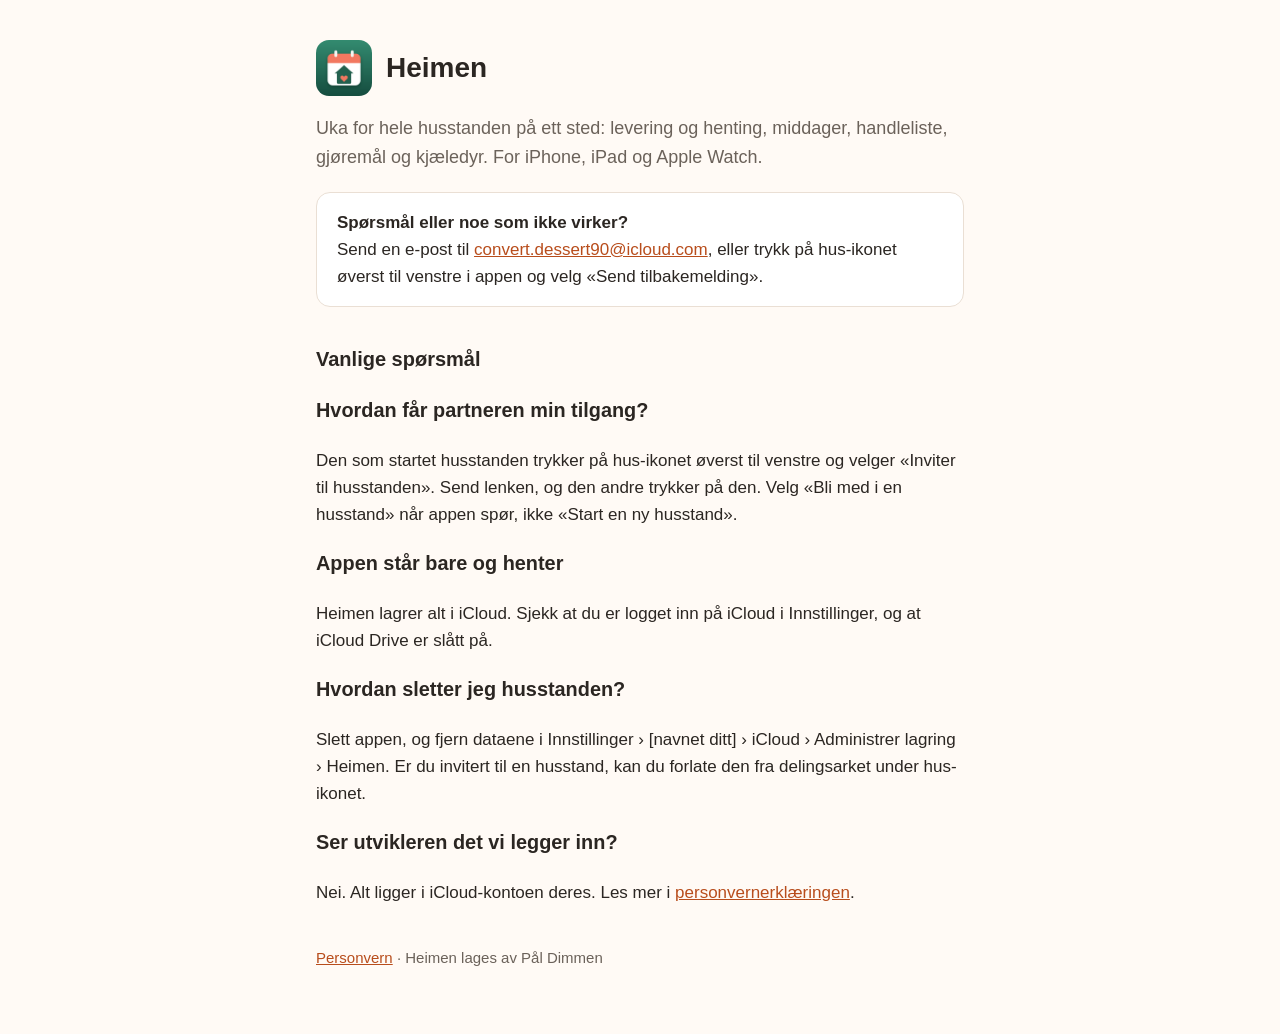
<file: index.html>
<!doctype html>
<html lang="nb">
<head>
<meta charset="utf-8">
<meta name="viewport" content="width=device-width, initial-scale=1">
<meta http-equiv="Content-Security-Policy" content="default-src 'none'; style-src 'self'; img-src 'self'; base-uri 'none'; form-action 'none'">
<meta name="color-scheme" content="light dark">
<meta name="description" content="Støtte og vanlige spørsmål for Heimen, ukesplanleggeren for hele husstanden.">
<title>Heimen – støtte</title>
<link rel="stylesheet" href="stil.css">
<link rel="icon" href="ikon.png">
<link rel="apple-touch-icon" href="ikon.png">
</head>
<body>
<main>
<header><img src="ikon.png" alt="" width="56" height="56"><h1>Heimen</h1></header>
<p class="ingress">Uka for hele husstanden på ett sted: levering og henting, middager, handleliste, gjøremål og kjæledyr. For iPhone, iPad og Apple Watch.</p>

<div class="kort">
<strong>Spørsmål eller noe som ikke virker?</strong><br>
Send en e-post til <a href="mailto:convert.dessert90@icloud.com">convert.dessert90@icloud.com</a>, eller trykk på hus-ikonet øverst til venstre i appen og velg «Send tilbakemelding».
</div>

<h2>Vanlige spørsmål</h2>

<h3>Hvordan får partneren min tilgang?</h3>
<p>Den som startet husstanden trykker på hus-ikonet øverst til venstre og velger «Inviter til husstanden». Send lenken, og den andre trykker på den. Velg «Bli med i en husstand» når appen spør, ikke «Start en ny husstand».</p>

<h3>Appen står bare og henter</h3>
<p>Heimen lagrer alt i iCloud. Sjekk at du er logget inn på iCloud i Innstillinger, og at iCloud Drive er slått på.</p>

<h3>Hvordan sletter jeg husstanden?</h3>
<p>Slett appen, og fjern dataene i Innstillinger › [navnet ditt] › iCloud › Administrer lagring › Heimen. Er du invitert til en husstand, kan du forlate den fra delingsarket under hus-ikonet.</p>

<h3>Ser utvikleren det vi legger inn?</h3>
<p>Nei. Alt ligger i iCloud-kontoen deres. Les mer i <a href="personvern.html">personvernerklæringen</a>.</p>

<nav><a href="personvern.html">Personvern</a> · Heimen lages av Pål Dimmen</nav>
</main>
</body>
</html>
</file>
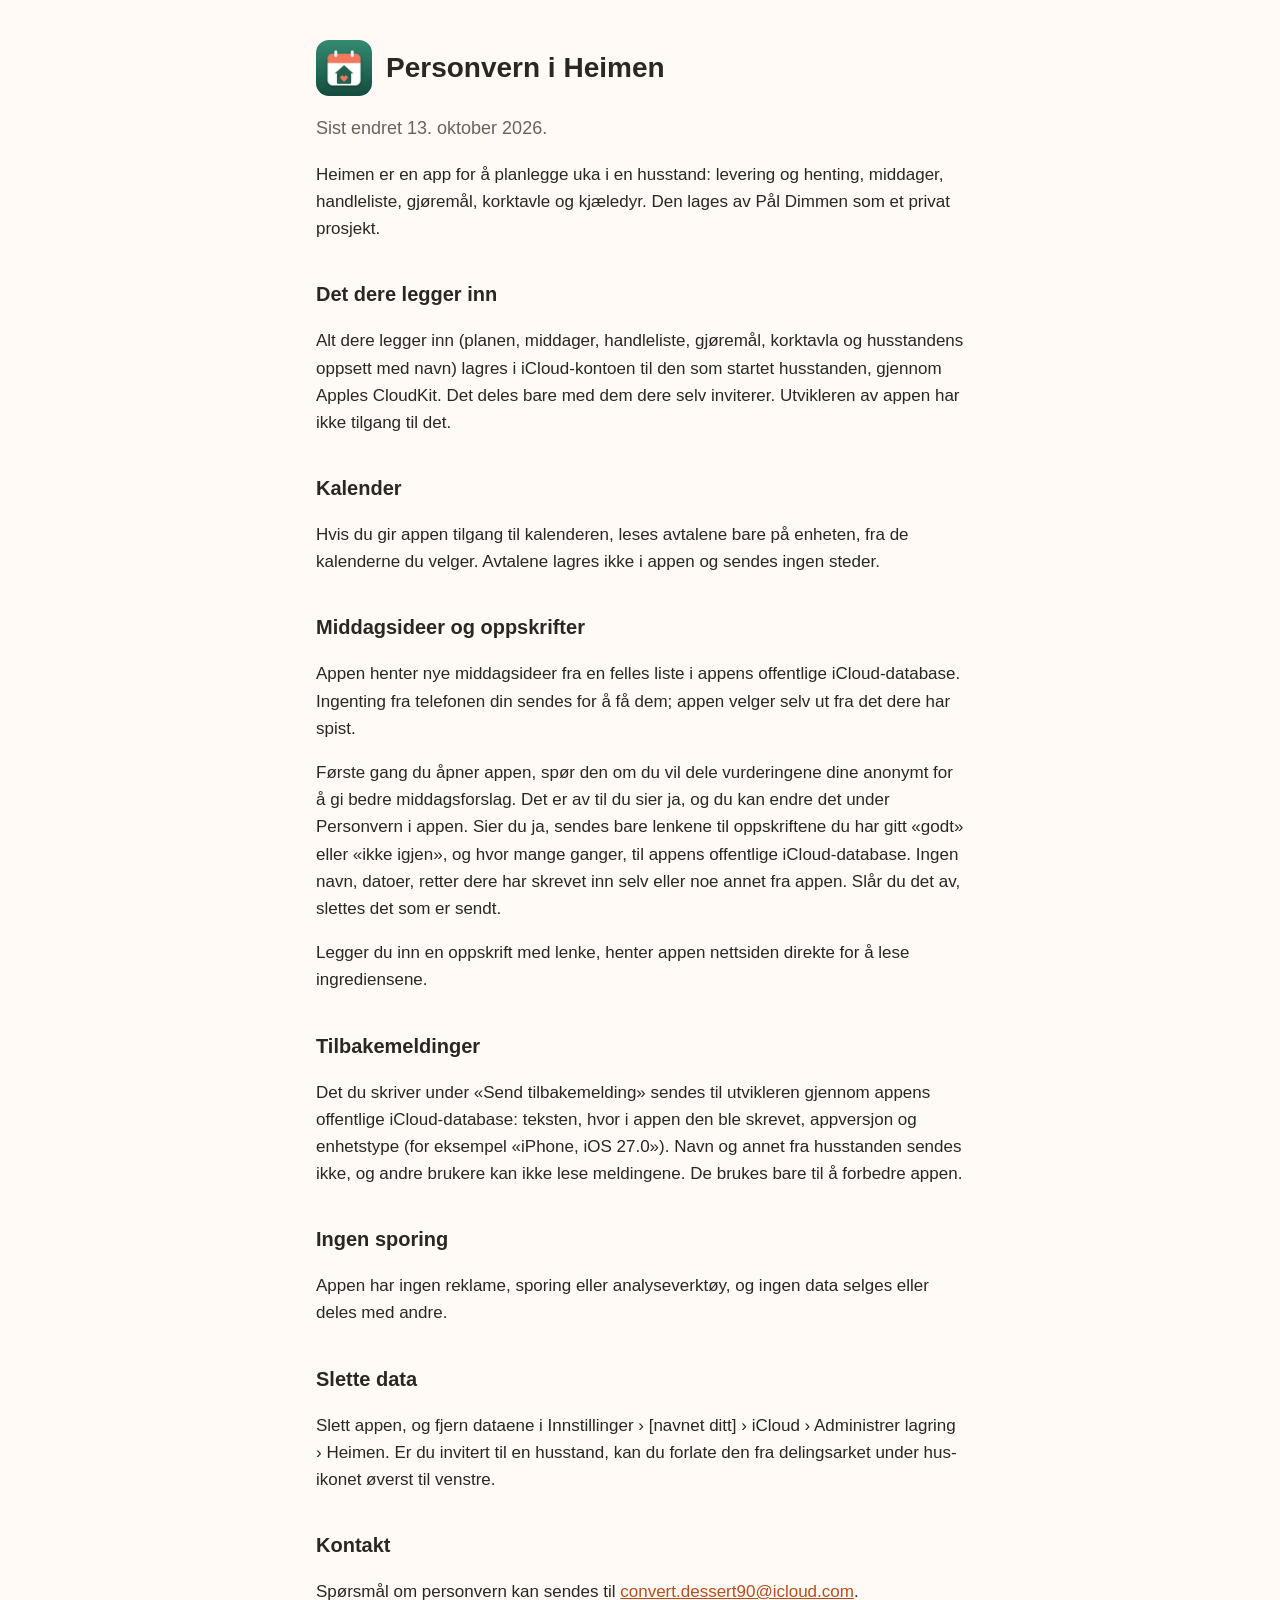
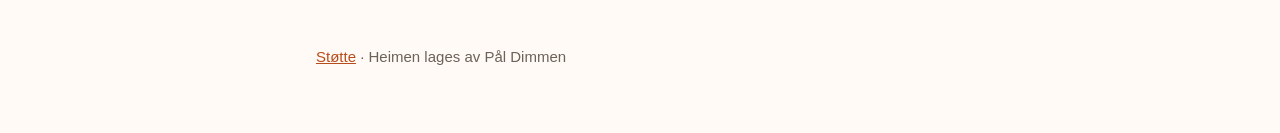
<file: personvern.html>
<!doctype html>
<html lang="nb">
<head>
<meta charset="utf-8">
<meta name="viewport" content="width=device-width, initial-scale=1">
<meta http-equiv="Content-Security-Policy" content="default-src 'none'; style-src 'self'; img-src 'self'; base-uri 'none'; form-action 'none'">
<meta name="color-scheme" content="light dark">
<meta name="description" content="Personvernerklæring for Heimen: hva appen lagrer, hvor, og hvem som har tilgang.">
<title>Heimen – personvern</title>
<link rel="stylesheet" href="stil.css">
<link rel="icon" href="ikon.png">
<link rel="apple-touch-icon" href="ikon.png">
</head>
<body>
<main>
<header><img src="ikon.png" alt="" width="56" height="56"><h1>Personvern i Heimen</h1></header>
<p class="ingress">Sist endret 13. oktober 2026.</p>

<p>Heimen er en app for å planlegge uka i en husstand: levering og henting, middager, handleliste, gjøremål, korktavle og kjæledyr. Den lages av Pål Dimmen som et privat prosjekt.</p>

<h2>Det dere legger inn</h2>
<p>Alt dere legger inn (planen, middager, handleliste, gjøremål, korktavla og husstandens oppsett med navn) lagres i iCloud-kontoen til den som startet husstanden, gjennom Apples CloudKit. Det deles bare med dem dere selv inviterer. Utvikleren av appen har ikke tilgang til det.</p>

<h2>Kalender</h2>
<p>Hvis du gir appen tilgang til kalenderen, leses avtalene bare på enheten, fra de kalenderne du velger. Avtalene lagres ikke i appen og sendes ingen steder.</p>

<h2>Middagsideer og oppskrifter</h2>
<p>Appen henter nye middagsideer fra en felles liste i appens offentlige iCloud-database. Ingenting fra telefonen din sendes for å få dem; appen velger selv ut fra det dere har spist.</p>
<p>Første gang du åpner appen, spør den om du vil dele vurderingene dine anonymt for å gi bedre middagsforslag. Det er av til du sier ja, og du kan endre det under Personvern i appen. Sier du ja, sendes bare lenkene til oppskriftene du har gitt «godt» eller «ikke igjen», og hvor mange ganger, til appens offentlige iCloud-database. Ingen navn, datoer, retter dere har skrevet inn selv eller noe annet fra appen. Slår du det av, slettes det som er sendt.</p>
<p>Legger du inn en oppskrift med lenke, henter appen nettsiden direkte for å lese ingrediensene.</p>

<h2>Tilbakemeldinger</h2>
<p>Det du skriver under «Send tilbakemelding» sendes til utvikleren gjennom appens offentlige iCloud-database: teksten, hvor i appen den ble skrevet, appversjon og enhetstype (for eksempel «iPhone, iOS 27.0»). Navn og annet fra husstanden sendes ikke, og andre brukere kan ikke lese meldingene. De brukes bare til å forbedre appen.</p>

<h2>Ingen sporing</h2>
<p>Appen har ingen reklame, sporing eller analyseverktøy, og ingen data selges eller deles med andre.</p>

<h2>Slette data</h2>
<p>Slett appen, og fjern dataene i Innstillinger › [navnet ditt] › iCloud › Administrer lagring › Heimen. Er du invitert til en husstand, kan du forlate den fra delingsarket under hus-ikonet øverst til venstre.</p>

<h2>Kontakt</h2>
<p>Spørsmål om personvern kan sendes til <a href="mailto:convert.dessert90@icloud.com">convert.dessert90@icloud.com</a>.</p>

<nav><a href="index.html">Støtte</a> · Heimen lages av Pål Dimmen</nav>
</main>
</body>
</html>
</file>
<file: stil.css>
:root{--bg:#fffaf5;--tekst:#2b2622;--svak:#6b625a;--aksent:#b84d1c;--kort:#ffffff;--kant:#eadfd4}
@media (prefers-color-scheme:dark){:root{--bg:#1c1917;--tekst:#f2ede8;--svak:#b3a89e;--aksent:#f08a55;--kort:#26221f;--kant:#3a332e}}
*{box-sizing:border-box}
body{margin:0;background:var(--bg);color:var(--tekst);font:17px/1.6 -apple-system,BlinkMacSystemFont,"Segoe UI",sans-serif}
main{max-width:680px;margin:0 auto;padding:40px 16px 64px}
header{display:flex;align-items:center;gap:14px;margin-bottom:8px}
header img{width:56px;height:56px;border-radius:13px}
h1{font-size:28px;margin:0}
h2{font-size:20px;margin:36px 0 8px}
p,li{color:var(--tekst)}
.ingress{color:var(--svak);font-size:18px}
a{color:var(--aksent)}
.kort{background:var(--kort);border:1px solid var(--kant);border-radius:14px;padding:16px 20px;margin:20px 0}
nav{margin-top:40px;color:var(--svak);font-size:15px}
</file>
